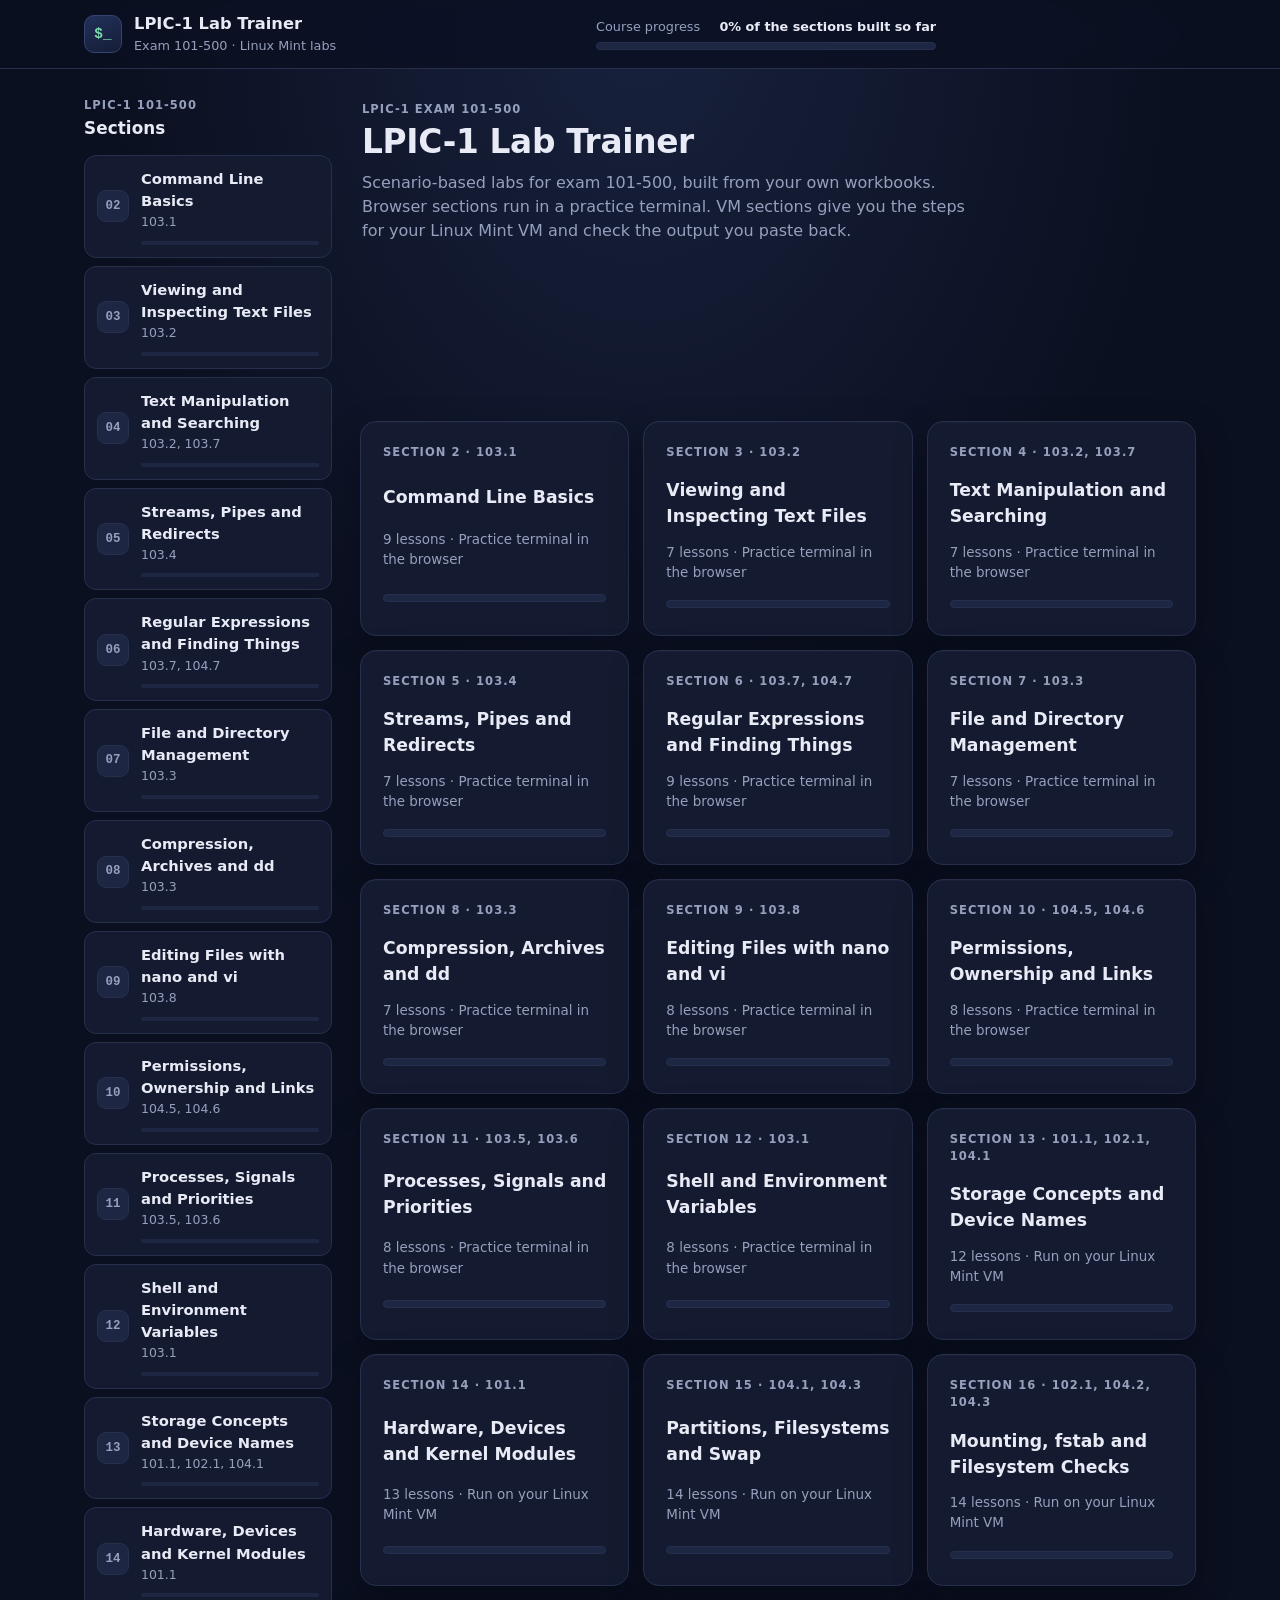
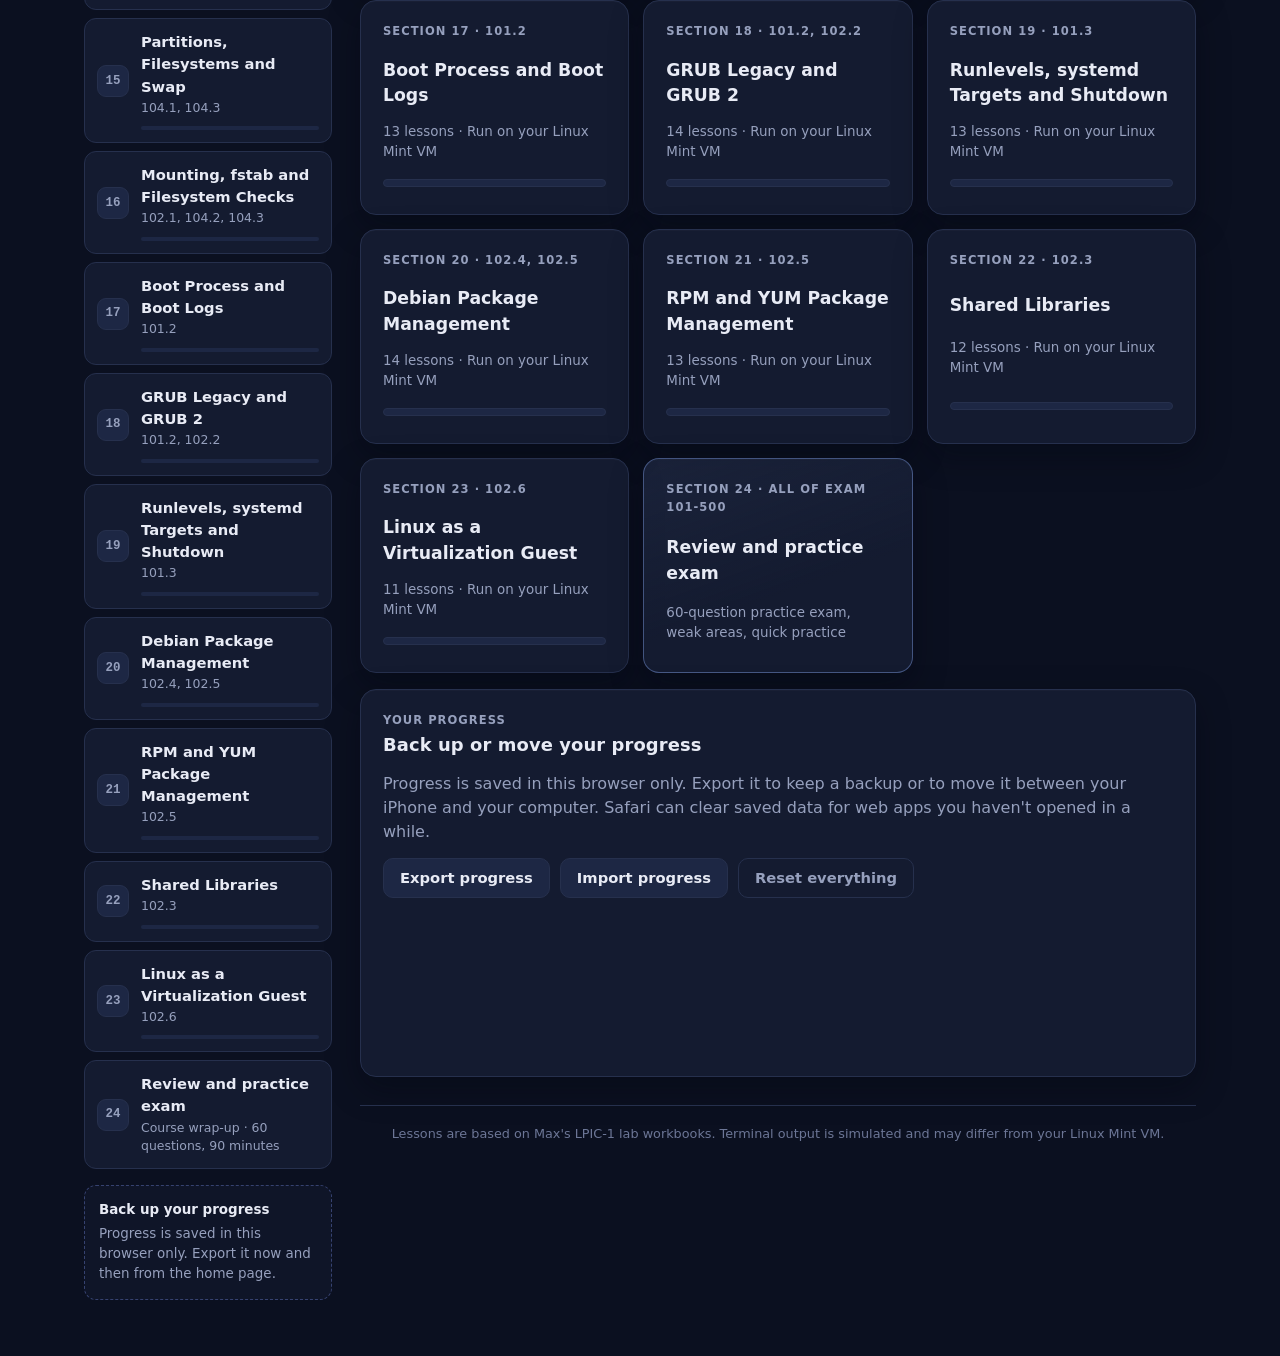
<file: index.html>
<!doctype html>
<html lang="en">
<head>
  <meta charset="utf-8">
  <meta name="viewport" content="width=device-width, initial-scale=1, viewport-fit=cover">
  <meta name="description" content="Interactive LPIC-1 labs for Linux learners.">
  <meta name="theme-color" content="#0b1020">
  <meta name="color-scheme" content="dark">
  <meta name="apple-mobile-web-app-capable" content="yes">
  <meta name="mobile-web-app-capable" content="yes">
  <meta name="apple-mobile-web-app-status-bar-style" content="black-translucent">
  <meta name="apple-mobile-web-app-title" content="LPIC Labs">
  <title>LPIC-1 Lab Trainer</title>
  <link rel="icon" href="data:image/svg+xml,%3Csvg xmlns='http://www.w3.org/2000/svg' viewBox='0 0 64 64'%3E%3Crect width='64' height='64' rx='14' fill='%230b1020'/%3E%3Ctext x='10' y='42' font-family='monospace' font-size='28' fill='%237fdcae'%3E$_%3C/text%3E%3C/svg%3E">
  <link rel="stylesheet" href="styles.css?v=15">
</head>
<body>
  <a class="skip-link" href="#view">Skip to content</a>

  <header class="topbar">
    <div class="topbar-inner">
      <a class="brand" href="#/" aria-label="LPIC-1 Lab Trainer, all sections">
        <span class="brand-mark" aria-hidden="true">$_</span>
        <span class="brand-text">
          <strong>LPIC-1 Lab Trainer</strong>
          <small>Exam 101-500 · Linux Mint labs</small>
        </span>
      </a>

      <div class="progress-summary">
        <div class="progress-meta">
          <span class="progress-title" id="progress-title">Course progress</span>
          <span id="progress-label">0%</span>
        </div>
        <div class="progress-track" role="progressbar" aria-label="Progress" aria-valuemin="0" aria-valuemax="100" aria-valuenow="0">
          <span id="progress-bar"></span>
        </div>
      </div>

      <button class="button button-ghost" id="reset-progress" type="button" hidden>
        <span aria-hidden="true" class="button-icon">↺</span>
        <span>Reset lesson</span>
      </button>
    </div>
  </header>

  <main class="app-shell">
    <aside class="lesson-nav" id="nav" aria-label="Course navigation"></aside>
    <div class="lesson-content" id="view" tabindex="-1">
      <noscript><p class="card">This trainer needs JavaScript turned on.</p></noscript>
    </div>
  </main>

  <!-- Engine, then data. Plain script tags so the app also works from file:// and offline. -->
  <script src="js/core.js?v=15"></script>
  <script src="js/hash.js?v=15"></script>
  <script src="js/shell.js?v=15"></script>
  <script src="js/commands-text.js?v=15"></script>
  <script src="js/commands-find.js?v=15"></script>
  <script src="js/commands-files.js?v=15"></script>
  <script src="js/commands-archive.js?v=15"></script>
  <script src="js/editor.js?v=15"></script>
  <script src="js/commands-perms.js?v=15"></script>
  <script src="js/commands-proc.js?v=15"></script>
  <script src="js/commands-env.js?v=15"></script>
  <script src="data/docs.js?v=15"></script>
  <script src="data/course.js?v=15"></script>
  <script src="data/section-02.js?v=15"></script>
  <script src="data/section-03.js?v=15"></script>
  <script src="data/section-04.js?v=15"></script>
  <script src="data/section-05.js?v=15"></script>
  <script src="data/section-06.js?v=15"></script>
  <script src="data/section-07.js?v=15"></script>
  <script src="data/section-08.js?v=15"></script>
  <script src="data/section-09.js?v=15"></script>
  <script src="data/section-10.js?v=15"></script>
  <script src="data/section-11.js?v=15"></script>
  <script src="data/section-12.js?v=15"></script>
  <script src="data/section-13.js?v=15"></script>
  <script src="data/section-14.js?v=15"></script>
  <script src="data/section-15.js?v=15"></script>
  <script src="data/section-16.js?v=15"></script>
  <script src="data/section-17.js?v=15"></script>
  <script src="data/section-18.js?v=15"></script>
  <script src="data/section-19.js?v=15"></script>
  <script src="data/section-20.js?v=15"></script>
  <script src="data/section-21.js?v=15"></script>
  <script src="data/section-22.js?v=15"></script>
  <script src="data/section-23.js?v=15"></script>
  <script src="js/review.js?v=15"></script>
  <script src="js/engine.js?v=15"></script>
</body>
</html>
</file>
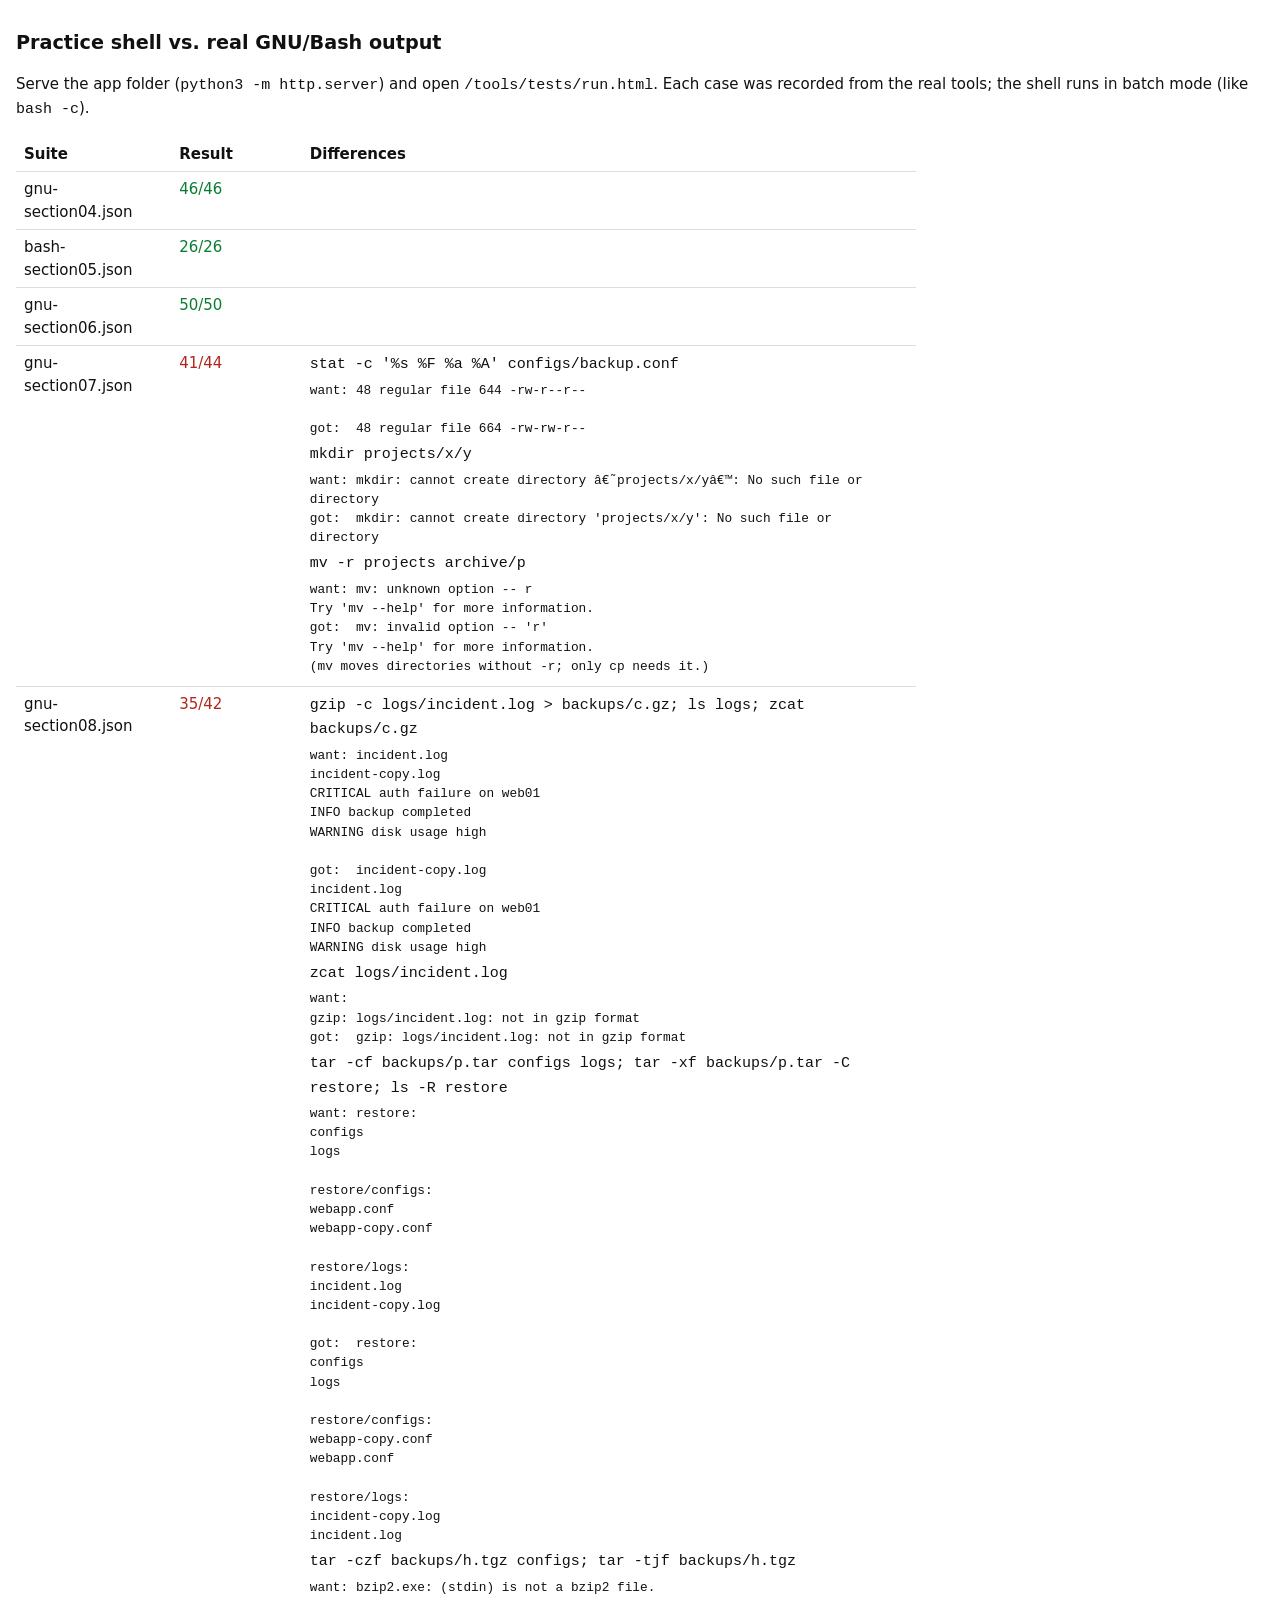
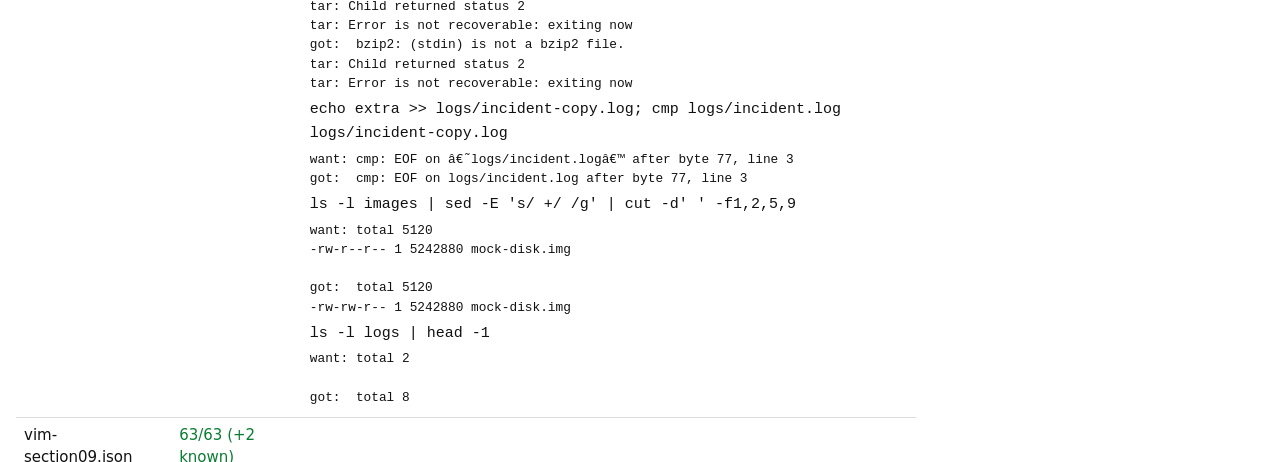
<file: tools/tests/run.html>
<!doctype html>
<html lang="en">
<head>
  <meta charset="utf-8">
  <meta name="viewport" content="width=device-width, initial-scale=1">
  <title>Shell Comparison Tests</title>
  <style>
    :root { color-scheme: light dark; --bg: #fff; --fg: #111; --ok: #0a7d32; --bad: #b3261e; --line: #ddd; }
    @media (prefers-color-scheme: dark) { :root:not([data-theme="light"]) { --bg: #0b1020; --fg: #e8ebf5; --ok: #6fd6a6; --bad: #ff9393; --line: #26304d; } }
    body { margin: 0; padding: 16px; background: var(--bg); color: var(--fg); font: 15px/1.5 system-ui, sans-serif; }
    h1 { font-size: 1.2rem; }
    table { border-collapse: collapse; width: 100%; max-width: 900px; }
    td, th { border-bottom: 1px solid var(--line); padding: 6px 8px; text-align: left; vertical-align: top; }
    .ok { color: var(--ok); } .bad { color: var(--bad); }
    pre { margin: 4px 0; white-space: pre-wrap; font-size: .8rem; }
  </style>
</head>
<body>
  <h1>Practice shell vs. real GNU/Bash output</h1>
  <p>Serve the app folder (<code>python3 -m http.server</code>) and open <code>/tools/tests/run.html</code>. Each case was recorded from the real tools; the shell runs in batch mode (like <code>bash -c</code>).</p>
  <table><thead><tr><th>Suite</th><th>Result</th><th>Differences</th></tr></thead><tbody id="rows"></tbody></table>
  <script src="../../js/core.js"></script>
  <script src="../../js/hash.js"></script>
  <script src="../../js/shell.js"></script>
  <script src="../../js/commands-text.js"></script>
  <script src="../../js/commands-find.js"></script>
  <script src="../../js/commands-files.js"></script>
  <script src="../../js/commands-archive.js"></script>
  <script src="../../js/editor.js"></script>
  <script src="../../js/commands-perms.js"></script>
  <script src="../../js/commands-proc.js"></script>
  <script src="../../js/commands-env.js"></script>
  <script src="../../data/docs.js"></script>
  <script>
    const F4 = { "~/w/patch-reboots.txt": "server3 10\nserver1 2\nserver2 30\nserver5 1\nserver4 12\n", "~/w/users-sample.txt": "root:x:0:0:root:/root:/bin/bash\nmax:x:1000:1000:Max:/home/max:/bin/bash\nsvcbackup:x:998:998:Backup Service:/srv/backup:/usr/sbin/nologin\nappuser:x:1001:1001:Application User:/opt/app:/bin/bash\n", "~/w/incident-log.txt": "Aug 19 08:01 server1 sshd: Failed password for invalid user admin\nAug 19 08:03 server1 sshd: Accepted password for max\nAug 19 08:05 server2 kernel: disk warning sda\nAug 19 08:07 server3 sshd: Failed password for root\nAug 19 08:09 server2 app: ERROR database timeout\n", "~/w/server-list.txt": "server1\nserver2\nserver3\nserver4\nserver5\n", "~/w/service-list.txt": "web\ndatabase\nnetwork\nbackup\nmonitoring\n" };
    // [file, cwd, files-or-null (null = use the file's own), shared shell across cases, compare stderr]
    const SUITES = [
      ["gnu-section04.json", "~/w", F4, true, false],
      ["bash-section05.json", "~/w", { "~/w/": null }, true, true],
      ["gnu-section06.json", "~/lab", null, false, true],
      ["gnu-section07.json", "~/lab", null, false, true],
      ["gnu-section08.json", "~/lab", null, false, true],
    ];
    const esc = (s) => String(s).replace(/[&<>]/g, (c) => ({ "&": "&amp;", "<": "&lt;", ">": "&gt;" }[c]));
    (async () => {
      for (const [name, cwd, givenFiles, shared, withErr] of SUITES) {
        const data = await (await fetch(name, { cache: "reload" })).json();
        const cases = data.cases || data;
        // Big zero-filled images are stored as {zeros: N} to keep the JSON small.
        const files = givenFiles || Object.fromEntries(Object.entries(data.files).map(([k, v]) => [k, v && v.zeros ? "\0".repeat(v.zeros) : v]));
        let sh = new LPIC.Shell({ batch: true, cwd, files });
        const bad = [];
        for (const e of cases) {
          if (!shared) sh = new LPIC.Shell({ batch: true, cwd, files });
          const r = sh.run(e.cmd);
          const out = r.out.filter((x) => x.cls !== "terminal-error" && x.cls !== "terminal-muted").map((x) => x.text).join("\n");
          const err = r.out.filter((x) => x.cls === "terminal-error").map((x) => x.text).join("\n");
          const wantErr = (e.err || "").replace(/\n$/, "").replace(/^\/usr\/bin\/bash: line \d+: /gm, "bash: ");
          if (out !== e.out.replace(/\n$/, "") || (withErr && err !== wantErr)) bad.push({ cmd: e.cmd, want: e.out + (withErr ? wantErr : ""), got: out + (withErr ? err : "") });
        }
        const tr = document.createElement("tr");
        tr.innerHTML = `<td>${esc(name)}</td><td class="${bad.length ? "bad" : "ok"}">${cases.length - bad.length}/${cases.length}</td><td>${bad.map((b) => `<div><code>${esc(b.cmd)}</code><pre>want: ${esc(b.want)}\ngot:  ${esc(b.got)}</pre></div>`).join("")}</td>`;
        document.querySelector("#rows").append(tr);
      }
      // vi: replay each keystroke script through the simulator and compare the file vim wrote.
      const vim = await (await fetch("vim-section09.json", { cache: "reload" })).json();
      const vbad = [];
      for (const c of vim.cases) {
        const vi = new LPIC.ViModel(c.start, { path: "t.txt", rows: 22 });
        vi.readFile = () => null; vi.writeFile = () => ({});
        for (const ch of c.keys) vi.key(ch === "\x1b" ? "Escape" : ch === "\n" ? "Enter" : ch);
        if (vi.mode !== "normal") vi.key("Escape");
        if (vi.text() !== c.result && !vim.known.includes(c.keys)) vbad.push({ cmd: JSON.stringify(c.keys), want: c.result, got: vi.text() });
      }
      const tr = document.createElement("tr");
      tr.innerHTML = `<td>vim-section09.json</td><td class="${vbad.length ? "bad" : "ok"}">${vim.cases.length - vim.known.length - vbad.length}/${vim.cases.length - vim.known.length} (+${vim.known.length} known)</td><td>${vbad.map((b) => `<div><code>${esc(b.cmd)}</code><pre>want: ${esc(b.want)}\ngot:  ${esc(b.got)}</pre></div>`).join("")}</td>`;
      document.querySelector("#rows").append(tr);
    })();
  </script>
</body>
</html>
</file>
<file: styles.css>
/* ==========================================================================
   LPIC-1 Lab Trainer
   Dark navy design system (matches the SLC Moon Tracker look)
   ========================================================================== */

:root {
  color-scheme: dark;

  /* Surfaces */
  --bg: #0b1020;
  --bg-glow: #18213d;
  --card: #141b30;
  --card-2: #1a2238;
  --hi: #1d2744;
  --line: #26304d;
  --line-strong: #364270;

  /* Text */
  --text: #e8ebf5;
  --muted: #96a0bd;
  --faint: #6c7696;

  /* Accent + status (restrained) */
  --accent: #8fb0ff;
  --accent-strong: #6d94f7;
  --accent-soft: rgba(143, 176, 255, .12);
  --accent-line: rgba(143, 176, 255, .38);

  --ok: #6fd6a6;
  --ok-soft: rgba(111, 214, 166, .1);
  --ok-line: rgba(111, 214, 166, .34);

  --warn: #f1c878;
  --warn-soft: rgba(241, 200, 120, .09);
  --warn-line: rgba(241, 200, 120, .3);

  --err: #ff9393;
  --err-soft: rgba(255, 147, 147, .09);
  --err-line: rgba(255, 147, 147, .32);

  /* Terminal */
  --term-bg: #070b16;
  --term-bar: #10172a;
  --term-text: #d6dcef;
  --term-prompt: #7fdcae;

  /* Shape + type */
  --radius: 16px;
  --radius-md: 12px;
  --radius-sm: 8px;
  --shadow: 0 1px 0 rgba(255, 255, 255, .02) inset, 0 12px 32px rgba(3, 6, 15, .35);
  --ring: 0 0 0 3px rgba(143, 176, 255, .45);
  --font: system-ui, -apple-system, "Segoe UI", Roboto, "Helvetica Neue", Arial, sans-serif;
  --mono: ui-monospace, "SF Mono", "Cascadia Code", "Cascadia Mono", Menlo, Consolas, "Liberation Mono", monospace;

  --lesson-progress: 0%;
}

* { box-sizing: border-box; }
[hidden] { display: none !important; }

html { scroll-behavior: smooth; -webkit-text-size-adjust: 100%; }

body {
  margin: 0;
  min-width: 320px;
  background: radial-gradient(ellipse at top, var(--bg-glow) 0%, var(--bg) 60%) fixed;
  background-color: var(--bg);
  color: var(--text);
  font: 16px/1.5 var(--font);
  -webkit-font-smoothing: antialiased;
}

h1, h2, h3 { margin: 0; line-height: 1.25; letter-spacing: .1px; }
p { margin: 0; }

code {
  font-family: var(--mono);
  font-size: .86em;
  padding: .1em .38em;
  border-radius: 6px;
  background: var(--hi);
  border: 1px solid var(--line);
  color: #cfd8f6;
  white-space: nowrap;
}

a { color: var(--accent); }

::selection { background: rgba(143, 176, 255, .3); }

:focus-visible { outline: none; box-shadow: var(--ring); }

.sr-only {
  position: absolute; width: 1px; height: 1px; padding: 0; margin: -1px;
  overflow: hidden; clip: rect(0, 0, 0, 0); white-space: nowrap; border: 0;
}

.skip-link {
  position: absolute; left: 16px; top: -60px; z-index: 100;
  padding: 10px 14px; border-radius: var(--radius-sm);
  background: var(--accent); color: #0b1020; font-weight: 600; text-decoration: none;
}
.skip-link:focus { top: 12px; }

.eyebrow {
  margin-bottom: 4px;
  color: var(--muted);
  font-size: .72rem;
  font-weight: 600;
  letter-spacing: .09em;
  text-transform: uppercase;
}

/* --------------------------------------------------------------------------
   Buttons + pills
   -------------------------------------------------------------------------- */

button { font: inherit; color: inherit; }

.button {
  display: inline-flex; align-items: center; justify-content: center; gap: 8px;
  min-height: 40px; padding: 8px 16px;
  border-radius: 10px; border: 1px solid var(--line);
  background: var(--hi); color: var(--text);
  font-weight: 550; font-size: .92rem; cursor: pointer; white-space: nowrap;
  transition: background-color .15s, border-color .15s, color .15s, transform .08s;
}
.button:hover { border-color: var(--muted); }
.button:active { transform: translateY(1px); }

.button-primary {
  background: var(--accent); border-color: var(--accent); color: #0b1020;
}
.button-primary:hover { background: #a9c2ff; border-color: #a9c2ff; }

.button-ghost { background: transparent; color: var(--muted); }
.button-ghost:hover { background: var(--hi); color: var(--text); border-color: var(--line-strong); }
.button-icon { font-size: 1.05rem; line-height: 1; }

.status-pill {
  display: inline-flex; align-items: center; gap: 6px;
  padding: 3px 10px; border-radius: 999px;
  border: 1px solid var(--line); background: var(--hi);
  color: var(--muted); font-size: .78rem; font-weight: 550; white-space: nowrap;
  font-variant-numeric: tabular-nums;
}
.pill-accent { color: var(--accent); border-color: var(--accent-line); background: var(--accent-soft); }

/* --------------------------------------------------------------------------
   Header
   -------------------------------------------------------------------------- */

.topbar {
  position: sticky; top: 0; z-index: 20;
  border-bottom: 1px solid var(--line);
  background: rgba(11, 16, 32, .82);
  -webkit-backdrop-filter: saturate(140%) blur(12px);
  backdrop-filter: saturate(140%) blur(12px);
}

.topbar-inner {
  display: grid;
  grid-template-columns: auto minmax(180px, 340px) auto;
  justify-content: space-between;
  align-items: center;
  gap: 24px;
  max-width: 1160px;
  margin: 0 auto;
  padding: 12px 24px;
  padding-left: max(24px, env(safe-area-inset-left));
  padding-right: max(24px, env(safe-area-inset-right));
}

.brand { display: flex; align-items: center; gap: 12px; min-width: 0; }
.brand-mark {
  display: grid; place-items: center; flex: none;
  width: 38px; height: 38px; border-radius: 10px;
  background: linear-gradient(160deg, #22305a, #151d36);
  border: 1px solid var(--line-strong);
  color: var(--term-prompt); font: 700 .9rem/1 var(--mono);
}
.brand-text { display: grid; min-width: 0; }
.brand-text strong { font-size: 1.02rem; font-weight: 650; }
.brand-text small { color: var(--muted); font-size: .8rem; white-space: nowrap; overflow: hidden; text-overflow: ellipsis; }

.progress-summary { display: grid; gap: 6px; width: 100%; }
.progress-meta { display: flex; justify-content: space-between; gap: 12px; font-size: .8rem; }
.progress-title { color: var(--muted); }
#progress-label { font-weight: 600; font-variant-numeric: tabular-nums; }

.progress-track {
  height: 8px; border-radius: 999px; overflow: hidden;
  background: var(--hi); border: 1px solid var(--line);
}
.progress-track span {
  display: block; height: 100%; width: 0;
  border-radius: inherit;
  background: linear-gradient(90deg, var(--accent-strong), var(--ok));
  transition: width .45s cubic-bezier(.2, .8, .2, 1);
}

/* --------------------------------------------------------------------------
   Layout
   -------------------------------------------------------------------------- */

.app-shell {
  display: grid;
  grid-template-columns: 248px minmax(0, 1fr);
  gap: 28px;
  max-width: 1160px;
  margin: 0 auto;
  padding: 28px 24px 56px;
  padding-left: max(24px, env(safe-area-inset-left));
  padding-right: max(24px, env(safe-area-inset-right));
}

.lesson-content { display: grid; grid-template-columns: minmax(0, 1fr); gap: 16px; min-width: 0; }

.card {
  background: var(--card);
  border: 1px solid var(--line);
  border-radius: var(--radius);
  padding: 22px;
  box-shadow: var(--shadow);
}

.section-heading {
  display: flex; justify-content: space-between; align-items: flex-start; gap: 12px;
  margin-bottom: 16px;
}
.section-heading h2 { font-size: 1.12rem; font-weight: 640; }

/* --------------------------------------------------------------------------
   Sidebar / lesson navigation
   -------------------------------------------------------------------------- */

.lesson-nav {
  position: sticky; top: 92px; align-self: start;
  display: grid; gap: 16px;
}
.nav-heading h2 { font-size: 1.05rem; font-weight: 640; }

.lesson-list { list-style: none; margin: 0; padding: 0; display: grid; gap: 8px; }

.lesson-link {
  display: flex; align-items: center; gap: 12px;
  padding: 12px; border-radius: var(--radius-md);
  border: 1px solid var(--line); background: var(--card);
  color: var(--text); text-decoration: none;
  transition: border-color .15s, background-color .15s;
}
a.lesson-link:hover { border-color: var(--line-strong); background: var(--card-2); }
.lesson-link.current {
  border-color: var(--accent-line);
  background: linear-gradient(180deg, rgba(143, 176, 255, .08), rgba(143, 176, 255, .03)), var(--card);
  box-shadow: inset 3px 0 0 var(--accent);
}

.lesson-number {
  display: grid; place-items: center; flex: none;
  width: 32px; height: 32px; border-radius: 9px;
  background: var(--hi); border: 1px solid var(--line);
  color: var(--muted); font: 600 .78rem/1 var(--mono);
}
.current .lesson-number { background: var(--accent-soft); border-color: var(--accent-line); color: var(--accent); }

.lesson-text { display: grid; gap: 1px; flex: 1; min-width: 0; }
.lesson-text strong { font-size: .92rem; font-weight: 600; }
.lesson-text small { color: var(--muted); font-size: .78rem; }

.lesson-meter {
  display: block; height: 4px; margin-top: 8px; border-radius: 999px;
  background: var(--hi); overflow: hidden;
}
.lesson-meter span {
  display: block; height: 100%; width: var(--lesson-progress);
  background: var(--accent); border-radius: inherit;
  transition: width .45s cubic-bezier(.2, .8, .2, 1);
}

.locked .lesson-link { opacity: .55; cursor: not-allowed; }
.lock {
  flex: none; width: 14px; height: 14px; position: relative; opacity: .8;
}
.lock::before {
  content: ""; position: absolute; left: 3px; top: 0; width: 8px; height: 7px;
  border: 1.5px solid var(--muted); border-bottom: 0; border-radius: 5px 5px 0 0;
}
.lock::after {
  content: ""; position: absolute; left: 1px; bottom: 0; width: 12px; height: 8px;
  border-radius: 2px; background: var(--muted);
}

.nav-note {
  padding: 14px; border-radius: var(--radius-md);
  border: 1px dashed var(--line-strong); background: rgba(20, 27, 48, .5);
  font-size: .84rem;
}
.nav-note strong { display: block; margin-bottom: 4px; font-size: .84rem; }
.nav-note p { color: var(--muted); }

/* --------------------------------------------------------------------------
   Hero
   -------------------------------------------------------------------------- */

.hero {
  display: flex; justify-content: space-between; align-items: flex-start; gap: 16px;
  padding: 4px 2px 6px;
}
.hero h1 { font-size: clamp(1.5rem, 1.1rem + 1.6vw, 2.05rem); font-weight: 680; letter-spacing: -.01em; }
.hero-copy { margin-top: 8px; max-width: 60ch; color: var(--muted); font-size: 1rem; }

.difficulty {
  display: inline-flex; align-items: center; gap: 8px; flex: none;
  padding: 5px 12px; border-radius: 999px;
  border: 1px solid var(--ok-line); background: var(--ok-soft);
  color: var(--ok); font-size: .8rem; font-weight: 600;
}
.difficulty span { width: 7px; height: 7px; border-radius: 50%; background: var(--ok); box-shadow: 0 0 0 3px rgba(111, 214, 166, .18); }

/* --------------------------------------------------------------------------
   Support ticket (mission)
   -------------------------------------------------------------------------- */

.ticket {
  position: relative; overflow: hidden;
  padding-left: 26px;
}
.ticket::before {
  content: ""; position: absolute; inset: 0 auto 0 0; width: 4px;
  background: linear-gradient(180deg, var(--accent), var(--accent-strong));
}

.ticket-header { display: flex; justify-content: space-between; align-items: flex-start; gap: 12px; }
.ticket-id { display: flex; align-items: center; gap: 12px; }
.ticket-id h2 { font-size: 1.12rem; font-weight: 640; }

.ticket-icon {
  position: relative; flex: none; width: 38px; height: 38px; border-radius: 10px;
  background: var(--accent-soft); border: 1px solid var(--accent-line);
}
.ticket-icon::before {          /* ticket stub */
  content: ""; position: absolute; left: 9px; top: 11px; width: 18px; height: 14px;
  border: 1.6px solid var(--accent); border-radius: 3px;
}
.ticket-icon::after {
  content: ""; position: absolute; left: 13px; top: 16px; width: 10px; height: 1.6px;
  background: var(--accent); box-shadow: 0 4px 0 var(--accent);
}

.ticket-meta {
  display: grid; grid-template-columns: repeat(3, minmax(0, 1fr)); gap: 1px;
  margin: 18px 0 16px; border-radius: var(--radius-md); overflow: hidden;
  background: var(--line); border: 1px solid var(--line);
}
.ticket-meta div { padding: 10px 12px; background: var(--card-2); min-width: 0; }
.ticket-meta dt { color: var(--faint); font-size: .7rem; font-weight: 600; letter-spacing: .08em; text-transform: uppercase; }
.ticket-meta dd { margin: 2px 0 0; font-size: .9rem; font-weight: 550; }

.ticket-body { color: #d3d8e8; }

/* --------------------------------------------------------------------------
   Callouts: info / explanation · hint · success · error
   -------------------------------------------------------------------------- */

.callout {
  display: flex; gap: 12px; align-items: flex-start;
  margin-top: 16px; padding: 12px 14px;
  border-radius: var(--radius-md); border: 1px solid var(--line);
  font-size: .9rem; color: #cdd3e6;
}
.callout strong { color: var(--text); }
.callout-icon {
  display: grid; place-items: center; flex: none;
  width: 22px; height: 22px; border-radius: 50%;
  font: 700 .78rem/1 Georgia, serif; font-style: italic;
}
.callout-info { background: var(--accent-soft); border-color: var(--accent-line); }
.callout-info .callout-icon { background: var(--accent); color: #0b1020; }

.feedback:empty { display: none; }
.feedback {
  display: flex; gap: 8px; align-items: flex-start;
  margin-top: 12px; padding: 10px 12px;
  border-radius: 10px; border: 1px solid transparent;
  font-size: .88rem;
}
.feedback::before { flex: none; font-weight: 700; line-height: 1.5; }
.feedback.correct { color: #c5f0dc; background: var(--ok-soft); border-color: var(--ok-line); }
.feedback.correct::before { content: "✓"; color: var(--ok); }
.feedback.incorrect { color: #ffd2d2; background: var(--err-soft); border-color: var(--err-line); }
.feedback.incorrect::before { content: "!"; color: var(--err); width: 1ch; text-align: center; }

/* --------------------------------------------------------------------------
   Workspace: tasks + terminal
   -------------------------------------------------------------------------- */

.workspace-grid {
  display: grid;
  grid-template-columns: minmax(0, 1fr) minmax(0, 1.15fr);
  gap: 16px;
  align-items: start;
}

.tasks-panel { display: block; }
.tasks-panel .section-heading { padding: 4px 2px 0; }

.task-list { list-style: none; margin: 0; padding: 0; display: grid; grid-template-columns: minmax(0, 1fr); gap: 10px; }
.task-detail, .task-detail > * { min-width: 0; }
.task-detail code, .task code { white-space: normal; overflow-wrap: anywhere; }

.task {
  border-radius: var(--radius-md);
  border: 1px solid var(--line);
  background: var(--card);
  transition: border-color .2s, background-color .2s, box-shadow .2s;
}
.task:hover { border-color: var(--line-strong); }

.task-toggle {
  display: grid; grid-template-columns: auto minmax(0, 1fr) auto auto;
  align-items: center; gap: 12px;
  width: 100%; padding: 12px 14px;
  border: 0; background: none; text-align: left; cursor: pointer;
  border-radius: var(--radius-md);
}
.task-title { display: grid; gap: 2px; min-width: 0; }
.task-title strong { font-size: .94rem; font-weight: 600; }
.task-title small { color: var(--muted); font-size: .8rem; }

.task-check {
  display: grid; place-items: center;
  width: 28px; height: 28px; border-radius: 50%;
  border: 1.5px solid var(--line-strong); color: var(--faint);
  font: 600 .78rem/1 var(--mono);
  transition: background-color .2s, border-color .2s, color .2s;
}

.task-state {
  font-size: .7rem; font-weight: 600; letter-spacing: .05em; text-transform: uppercase;
  color: var(--faint); white-space: nowrap;
}
.task-state:empty { display: none; }

.chevron {
  width: 8px; height: 8px; margin: 0 4px 4px 2px;
  border-right: 1.6px solid var(--muted); border-bottom: 1.6px solid var(--muted);
  transform: rotate(45deg); transition: transform .2s;
}
.task-toggle[aria-expanded="true"] .chevron { transform: rotate(225deg); margin-bottom: -2px; }

.task-detail {
  display: grid; gap: 12px;
  padding: 0 14px 14px 54px;
  color: #c9cfe2; font-size: .9rem;
}
.task-detail[hidden] { display: none; }

.command-chip {
  justify-self: start;
  display: inline-flex; align-items: center; gap: 6px;
  padding: 6px 12px; border-radius: 999px;
  border: 1px solid var(--line-strong); background: var(--hi);
  color: var(--muted); font-size: .82rem; cursor: pointer;
  transition: border-color .15s, color .15s, background-color .15s;
}
.command-chip code { background: none; border: 0; padding: 0; color: var(--term-prompt); }
.command-chip:hover { border-color: var(--accent-line); color: var(--text); background: var(--accent-soft); }

/* Task states */
.task.current {
  border-color: var(--accent-line);
  background: linear-gradient(180deg, rgba(143, 176, 255, .06), transparent 70%), var(--card);
}
.task.current .task-check { border-color: var(--accent); color: var(--accent); background: var(--accent-soft); }
.task.current .task-state { color: var(--accent); }

.task.completed { background: var(--card); border-color: var(--line); }
.task.completed .task-check {
  border-color: var(--ok); background: var(--ok); color: transparent; position: relative;
}
.task.completed .task-check::after {
  content: ""; position: absolute; left: 9px; top: 5px; width: 6px; height: 11px;
  border: solid #0b1020; border-width: 0 2px 2px 0; transform: rotate(45deg);
}
.task.completed .task-title strong { color: #c8cee0; }
.task.completed .task-state { color: var(--ok); }

.task.just-completed { animation: task-pop .7s ease; }
@keyframes task-pop {
  0% { box-shadow: 0 0 0 0 rgba(111, 214, 166, .45); }
  100% { box-shadow: 0 0 0 10px rgba(111, 214, 166, 0); }
}

/* Terminal */
.terminal-panel {
  position: sticky; top: 92px;
  display: flex; flex-direction: column;
  border-radius: var(--radius);
  border: 1px solid #2a3558;
  background: var(--term-bg);
  overflow: hidden;
  box-shadow: 0 18px 44px rgba(2, 4, 12, .55), 0 0 0 1px rgba(255, 255, 255, .02) inset;
}

.terminal-titlebar {
  display: grid; grid-template-columns: auto minmax(0, 1fr) auto; align-items: center; gap: 12px;
  padding: 9px 12px;
  background: var(--term-bar);
  border-bottom: 1px solid #222c4a;
}
.window-dots { display: flex; gap: 6px; }
.window-dots span { width: 11px; height: 11px; border-radius: 50%; background: #3a4566; }
.window-dots span:nth-child(1) { background: #ff6b6b; opacity: .85; }
.window-dots span:nth-child(2) { background: #f5c25b; opacity: .85; }
.window-dots span:nth-child(3) { background: #5ccf8e; opacity: .85; }
.terminal-title {
  text-align: center; color: var(--faint); font: .76rem/1.3 var(--mono);
  white-space: nowrap; overflow: hidden; text-overflow: ellipsis;
}
#clear-terminal {
  padding: 3px 10px; border-radius: 7px;
  border: 1px solid #2a3558; background: transparent;
  color: var(--muted); font-size: .76rem; cursor: pointer;
}
#clear-terminal:hover { color: var(--text); border-color: var(--line-strong); background: #172038; }

.terminal {
  height: 340px; overflow-y: auto; overscroll-behavior: contain;
  padding: 14px 16px;
  color: var(--term-text);
  font: .84rem/1.6 var(--mono);
  scrollbar-width: thin; scrollbar-color: #2a3558 transparent;
}
.terminal p { margin: 0 0 2px; white-space: pre-wrap; word-break: break-word; }
.terminal-command { color: var(--term-prompt); }
.terminal p.terminal-command { margin-top: 8px; }
.terminal p.terminal-command:first-child { margin-top: 0; }
.terminal-muted { color: #737e9f; }
.terminal-muted .terminal-command { color: var(--term-prompt); }
.terminal-error { color: var(--err); }

.terminal-input-row {
  display: flex; flex-wrap: wrap; align-items: center; gap: 4px 8px;
  padding: 10px 10px 10px 16px;
  border-top: 1px solid #1c2541;
  background: #0a0f1d;
}
/* The prompt shows the live cwd and can get long: let it shrink with an
   ellipsis, and never let it squeeze the input below a usable width. */
.prompt {
  flex: 0 1 auto; min-width: 0; max-width: 100%;
  overflow: hidden; text-overflow: ellipsis;
  color: var(--term-prompt); font: 600 .84rem/1.3 var(--mono); white-space: nowrap;
}
#terminal-input {
  flex: 1 1 14ch; min-width: 14ch;
  padding: 8px 4px; border: 0; background: transparent;
  color: var(--text); caret-color: var(--term-prompt);
  font: 16px/1.2 var(--mono); /* 16px keeps iOS from zooming */
}
#terminal-input:focus { outline: none; box-shadow: none; }
.terminal-input-row:focus-within { background: #0c1324; }
.terminal-input-row button {
  flex: none; padding: 7px 12px; border-radius: 8px;
  border: 1px solid #2f3b62; background: #18213b;
  color: var(--text); font-size: .82rem; font-weight: 600; cursor: pointer;
}
.terminal-input-row button:hover { background: #202b4b; border-color: var(--accent-line); }

/* --------------------------------------------------------------------------
   Knowledge check
   -------------------------------------------------------------------------- */

.quiz-grid { display: grid; grid-template-columns: repeat(2, minmax(0, 1fr)); gap: 14px; }

.question {
  margin: 0; padding: 16px; min-width: 0;
  border: 1px solid var(--line); border-radius: var(--radius-md);
  background: var(--card-2);
  display: grid; gap: 8px; align-content: start;
}
.question legend {
  float: left; width: 100%; padding: 0; margin-bottom: 6px;
  font-size: .94rem; font-weight: 600;
}
.question label {
  display: flex; align-items: center; gap: 12px;
  padding: 10px 12px; border-radius: 10px;
  border: 1px solid var(--line); background: var(--card);
  cursor: pointer; transition: border-color .15s, background-color .15s;
}
.question label:hover { border-color: var(--line-strong); background: #172039; }
.question label > span { display: flex; align-items: baseline; gap: 10px; }
.question label small { color: var(--muted); font-size: .84rem; }

.question input[type="radio"] {
  appearance: none; -webkit-appearance: none; flex: none; margin: 0;
  width: 18px; height: 18px; border-radius: 50%;
  border: 1.5px solid var(--line-strong); background: var(--bg);
  display: grid; place-items: center; cursor: pointer;
}
.question input[type="radio"]::after {
  content: ""; width: 8px; height: 8px; border-radius: 50%;
  background: var(--accent); transform: scale(0); transition: transform .12s;
}
.question input[type="radio"]:checked { border-color: var(--accent); }
.question input[type="radio"]:checked::after { transform: scale(1); }
.question label:has(input:checked) { border-color: var(--accent-line); background: var(--accent-soft); }
.question label:has(input:focus-visible) { box-shadow: var(--ring); }
.question input:focus-visible { box-shadow: none; }

.question:has(.feedback.correct) label:has(input:checked) { border-color: var(--ok-line); background: var(--ok-soft); }
.question:has(.feedback.correct) input:checked { border-color: var(--ok); }
.question:has(.feedback.correct) input:checked::after { background: var(--ok); }
.question:has(.feedback.incorrect) label:has(input:checked) { border-color: var(--err-line); background: var(--err-soft); }
.question:has(.feedback.incorrect) input:checked { border-color: var(--err); }
.question:has(.feedback.incorrect) input:checked::after { background: var(--err); }
.question .feedback { margin-top: 4px; }

/* --------------------------------------------------------------------------
   Final challenge
   -------------------------------------------------------------------------- */

.final-challenge {
  display: grid; grid-template-columns: minmax(0, 1.5fr) minmax(220px, 1fr); gap: 20px; align-items: start;
}
.final-challenge .section-heading { margin-bottom: 10px; }
.challenge-copy > p { color: #cdd3e6; }

.challenge-form { display: flex; gap: 10px; margin-top: 16px; }
.challenge-input-wrap {
  flex: 1; min-width: 0;
  display: flex; align-items: center; gap: 8px;
  padding: 0 12px; border-radius: 10px;
  border: 1px solid var(--line-strong); background: var(--term-bg);
  transition: border-color .15s, box-shadow .15s;
}
.challenge-input-wrap:hover { border-color: #46548a; }
.challenge-input-wrap:focus-within { border-color: var(--accent); box-shadow: var(--ring); }
.challenge-input-wrap span { color: var(--term-prompt); font: 600 .9rem/1 var(--mono); }
#challenge-input {
  flex: 1; min-width: 0; height: 42px; border: 0; background: transparent;
  color: var(--text); font: 16px/1.2 var(--mono);
}
#challenge-input::placeholder { color: var(--faint); }
#challenge-input:focus { outline: none; box-shadow: none; }

.memory-card {
  display: grid; gap: 6px;
  padding: 16px; border-radius: var(--radius-md);
  background: var(--warn-soft); border: 1px solid var(--warn-line);
  font-size: .88rem; color: #e9dfc8;
}
.memory-card strong { color: var(--warn); font-size: .88rem; }
.memory-icon {
  display: grid; place-items: center; width: 26px; height: 26px; border-radius: 8px;
  background: rgba(241, 200, 120, .16); color: var(--warn); font-size: .85rem;
}
.memory-card code { background: rgba(241, 200, 120, .1); border-color: var(--warn-line); color: #f6dfae; }

/* --------------------------------------------------------------------------
   Completion
   -------------------------------------------------------------------------- */

.completion-card {
  display: grid; grid-template-columns: auto minmax(0, 1fr) auto; align-items: center; gap: 18px;
  padding: 22px; border-radius: var(--radius);
  border: 1px solid var(--ok-line);
  background: linear-gradient(135deg, rgba(111, 214, 166, .12), rgba(111, 214, 166, .03)), var(--card);
  animation: rise-in .4s ease;
}
.completion-card[hidden] { display: none; }
.completion-card .eyebrow { color: var(--ok); }
.completion-card h2 { font-size: 1.1rem; font-weight: 640; }
.completion-card p:not(.eyebrow) { margin-top: 4px; color: #cdd3e6; font-size: .9rem; }
.completion-icon {
  display: grid; place-items: center; width: 46px; height: 46px; border-radius: 50%;
  background: var(--ok); color: #0b1020; font-size: 1.3rem; font-weight: 800;
  box-shadow: 0 0 0 6px rgba(111, 214, 166, .15);
}
@keyframes rise-in { from { opacity: 0; transform: translateY(6px); } to { opacity: 1; transform: none; } }

/* --------------------------------------------------------------------------
   Footer
   -------------------------------------------------------------------------- */

.lesson-footer {
  display: grid; gap: 2px; margin-top: 12px; padding-top: 18px;
  border-top: 1px solid var(--line);
  color: var(--faint); font-size: .8rem; text-align: center;
}
.lesson-footer strong { color: var(--muted); font-weight: 600; }

/* --------------------------------------------------------------------------
   Responsive
   -------------------------------------------------------------------------- */

@media (max-width: 1080px) {
  .workspace-grid { grid-template-columns: minmax(0, 1fr); }
  .terminal-panel { position: relative; top: auto; }
}

@media (max-width: 860px) {
  .topbar { position: relative; }
  .topbar-inner {
    grid-template-columns: minmax(0, 1fr) auto;
    gap: 12px 16px;
    padding-top: 12px; padding-bottom: 12px;
  }
  .progress-summary { grid-column: 1 / -1; grid-row: 2; }

  .app-shell { grid-template-columns: minmax(0, 1fr); gap: 20px; padding-top: 18px; }

  /* Sidebar becomes a horizontal card nav */
  .lesson-nav { position: static; gap: 10px; }
  .nav-heading { display: flex; align-items: baseline; gap: 10px; }
  .nav-heading .eyebrow { order: 2; margin: 0; }
  .lesson-list {
    grid-auto-flow: column; grid-auto-columns: 250px;
    overflow-x: auto; scroll-snap-type: x mandatory;
    margin: 0 -24px; padding: 2px 24px 6px; scroll-padding-inline: 24px;
    scrollbar-width: none;
  }
  .lesson-list::-webkit-scrollbar { display: none; }
  .lesson-list li { scroll-snap-align: start; }
  .nav-note { display: none; }
}

@media (max-width: 600px) {
  body { font-size: 15px; }
  .topbar-inner { padding-left: max(16px, env(safe-area-inset-left)); padding-right: max(16px, env(safe-area-inset-right)); }
  .app-shell { padding: 16px max(16px, env(safe-area-inset-right)) 40px max(16px, env(safe-area-inset-left)); }
  .lesson-list { margin: 0 -16px; padding: 2px 16px 6px; scroll-padding-inline: 16px; grid-auto-columns: 240px; }

  .brand-mark { width: 34px; height: 34px; }
  .brand-text strong { font-size: .96rem; }
  #reset-progress { padding: 6px 10px; min-height: 36px; }
  #reset-progress span:last-child { font-size: .84rem; }

  .card { padding: 18px 16px; }
  .ticket { padding-left: 20px; }
  .hero { flex-direction: column-reverse; gap: 10px; }

  .ticket-meta { grid-template-columns: minmax(0, 1fr); }
  .ticket-meta div { display: flex; justify-content: space-between; align-items: baseline; gap: 12px; padding: 8px 12px; }
  .ticket-meta dd { margin: 0; text-align: right; }

  .task-toggle { padding: 12px; gap: 10px; }
  .task-detail { padding: 0 12px 14px 12px; }
  .task-state { display: none; }
  .task.current .task-state { display: inline; }

  .terminal { height: 280px; font-size: .8rem; padding: 12px; }
  .terminal-input-row { padding-left: 12px; }
  .prompt { font-size: .78rem; }
  .terminal-title { font-size: .7rem; }

  .quiz-grid { grid-template-columns: minmax(0, 1fr); }
  .question { padding: 14px; }

  .final-challenge { grid-template-columns: minmax(0, 1fr); }
  .challenge-form { flex-direction: column; }
  .challenge-form .button { width: 100%; min-height: 44px; }

  .completion-card { grid-template-columns: auto minmax(0, 1fr); }
  .completion-card .button { grid-column: 1 / -1; width: 100%; }
}

@media (max-width: 380px) {
  .prompt { font-size: 0; }
  .prompt::before { content: "$"; font-size: .9rem; }
  .brand-text small { display: none; }
}

@media (prefers-reduced-motion: reduce) {
  *, *::before, *::after { animation: none !important; transition: none !important; scroll-behavior: auto !important; }
}

/* ==========================================================================
   v2 engine: home, sections, VM lessons, pager, review
   ========================================================================== */

.brand { color: inherit; text-decoration: none; }
.muted { color: var(--muted); }
.prose { display: grid; gap: 10px; color: #cdd3e6; }
.button-row { display: flex; flex-wrap: wrap; gap: 10px; margin-top: 14px; }
.button-row + .feedback, .card > .feedback { margin-top: 12px; }
label.button { cursor: pointer; }
.pill-ok { color: var(--ok); border-color: var(--ok-line); background: var(--ok-soft); }
.callout-warn { background: var(--warn-soft); border-color: var(--warn-line); margin-top: 0; }
.callout-warn .callout-icon { background: var(--warn); color: #0b1020; font-style: normal; font-family: var(--font); }
.memory-card.wide { grid-template-columns: auto 1fr; align-items: center; }
.memory-card.wide p { grid-column: 1 / -1; }
.nav-back { text-decoration: none; display: inline-block; margin-bottom: 4px; }
.nav-back:hover { color: var(--text); }

/* Home */
.resume { justify-self: start; }
.section-grid { display: grid; grid-template-columns: repeat(auto-fill, minmax(260px, 1fr)); gap: 14px; }
.section-card { display: grid; gap: 8px; color: var(--text); text-decoration: none; transition: border-color .15s, background-color .15s; }
.section-card:hover { border-color: var(--accent-line); background: var(--card-2); }
.section-card strong { font-size: 1.08rem; font-weight: 640; }
.section-card-meta { color: var(--muted); font-size: .84rem; }
.section-card .progress-track { margin-top: 4px; }
.section-card .progress-track span { display: block; height: 100%; border-radius: inherit; background: linear-gradient(90deg, var(--accent-strong), var(--ok)); }

/* Section page */
.command-cloud { display: flex; flex-wrap: wrap; gap: 6px; }
.lesson-cards { list-style: none; margin: 0; padding: 0; display: grid; gap: 8px; }
.lesson-cards a {
  display: grid; grid-template-columns: auto minmax(0, 1fr) auto; gap: 12px; align-items: center;
  padding: 10px 12px; border-radius: var(--radius-md); border: 1px solid var(--line); background: var(--card-2);
  color: var(--text); text-decoration: none;
}
.lesson-cards a:hover { border-color: var(--accent-line); }
.lesson-cards strong { display: block; font-weight: 600; font-size: .94rem; }
.lesson-cards small { color: var(--muted); font-size: .8rem; }
.lesson-cards .pct { color: var(--muted); font-size: .8rem; font-variant-numeric: tabular-nums; }
.lesson-cards .lesson-number { min-width: 40px; }

/* VM steps */
.vm-steps { list-style: none; margin: 0; padding: 0; display: grid; gap: 10px; }
.vm-step { display: grid; grid-template-columns: auto minmax(0, 1fr); gap: 12px; align-items: start; }
.vm-step-body { display: grid; gap: 6px; min-width: 0; }
.vm-step-body p { color: #cdd3e6; }
.vm-step.done .vm-step-body { opacity: .6; }
.step-check { position: relative; display: grid; place-items: center; width: 28px; height: 28px; margin-top: 4px; cursor: pointer; }
.step-check input {
  appearance: none; -webkit-appearance: none; margin: 0; width: 24px; height: 24px; border-radius: 7px;
  border: 1.5px solid var(--line-strong); background: var(--card-2); cursor: pointer;
}
.step-check input:checked { background: var(--ok); border-color: var(--ok); }
.step-check input:checked::after { content: "\2713"; display: grid; place-items: center; height: 100%; color: #0b1020; font-weight: 800; font-size: .8rem; }
.step-check input:focus-visible { box-shadow: var(--ring); outline: none; }
.cmd-block {
  display: flex; align-items: flex-start; gap: 8px; min-width: 0;
  padding: 10px 10px 10px 12px; border-radius: var(--radius-sm);
  background: var(--term-bg); border: 1px solid #2a3558;
}
.cmd-block code {
  flex: 1; min-width: 0; background: none; border: 0; padding: 0;
  color: var(--term-text); font: .82rem/1.55 var(--mono); white-space: pre-wrap; word-break: break-word;
}
.copy-btn {
  flex: none; padding: 4px 10px; min-height: 30px; border-radius: 7px; border: 1px solid var(--line);
  background: var(--hi); color: var(--muted); font-size: .76rem; cursor: pointer;
}
.copy-btn:hover { color: var(--text); border-color: var(--accent-line); }
.ticket-meta.two { grid-template-columns: minmax(0, 1fr) minmax(0, 1fr); }
.ticket-meta.two dd { font-weight: 450; }

/* Paste check */
.paste-label { display: block; margin: 14px 0 8px; color: #cdd3e6; font-size: .9rem; }
.paste-box {
  width: 100%; box-sizing: border-box; resize: vertical; min-height: 120px;
  padding: 10px 12px; border-radius: var(--radius-sm); border: 1px solid var(--line-strong);
  background: var(--term-bg); color: var(--term-text); font: .8rem/1.5 var(--mono);
}
.paste-box:focus { outline: none; border-color: var(--accent); box-shadow: var(--ring); }
.check-list { list-style: none; margin: 12px 0 0; padding: 0; display: grid; gap: 4px; font-size: .9rem; }
.check-list:empty { display: none; }
.check-list .ok { color: #c5f0dc; }
.check-list .bad { color: #ffd2d2; }

/* Previous / next lesson */
.pager-nav { display: flex; justify-content: space-between; gap: 10px; flex-wrap: wrap; }
.pager-nav .button { white-space: normal; text-align: left; }
.pager-nav .button:last-child:not(:first-child) { margin-left: auto; text-align: right; }

/* Terminal extras */
.terminal-panel { position: relative; }
.key-row { display: flex; gap: 6px; padding: 8px 12px 10px; border-top: 1px solid #1a2340; background: var(--term-bar); }
.key-row button {
  min-width: 38px; min-height: 34px; padding: 4px 8px; border-radius: 7px; border: 1px solid #2a3558;
  background: #141c33; color: var(--term-text); font: 600 .84rem/1 var(--mono); cursor: pointer;
}
.key-row button:hover { border-color: var(--accent-line); }

/* man / info / less pager */
.pager {
  position: absolute; inset: 0; z-index: 5; display: flex; flex-direction: column;
  background: var(--term-bg); outline: none;
}
.pager[hidden] { display: none; }
.pager-title { padding: 8px 14px; background: var(--term-bar); border-bottom: 1px solid #1a2340; color: var(--muted); font: 600 .76rem/1.4 var(--mono); }
.pager-body {
  flex: 1; overflow: auto; overscroll-behavior: contain; padding: 10px 14px;
  color: var(--term-text); font: .8rem/1.5 var(--mono); white-space: pre;
}
.pager-line { min-height: 1.5em; }
.pager-line.hit { background: rgba(241, 200, 120, .16); color: #f6dfae; }
.pager-status { padding: 4px 14px; background: #e8ebf5; color: #0b1020; font: 600 .74rem/1.6 var(--mono); white-space: nowrap; overflow: hidden; text-overflow: ellipsis; }
.pager-search { display: flex; align-items: center; gap: 6px; padding: 6px 12px; background: var(--term-bar); font-family: var(--mono); color: var(--term-prompt); }
.pager-search[hidden] { display: none; }
.pager-search input { flex: 1; min-width: 0; background: transparent; border: 0; color: var(--term-text); font: .9rem var(--mono); outline: none; }
.pager-search button, .pager-keys button {
  min-height: 34px; padding: 4px 10px; border-radius: 7px; border: 1px solid #2a3558;
  background: #141c33; color: var(--term-text); font: 600 .82rem/1 var(--mono); cursor: pointer;
}
.pager-keys { display: flex; flex-wrap: wrap; gap: 6px; padding: 8px 12px 10px; background: var(--term-bar); border-top: 1px solid #1a2340; }

/* Classify challenge */
.classify { display: grid; gap: 8px; margin-top: 14px; }
.classify-row { display: flex; align-items: center; justify-content: space-between; gap: 12px; padding: 8px 10px; border-radius: var(--radius-sm); border: 1px solid var(--line); background: var(--card-2); }
.classify-row.right { border-color: var(--ok-line); background: var(--ok-soft); }
.classify-row.wrong { border-color: var(--err-line); background: var(--err-soft); }
.classify-options { display: flex; gap: 6px; }
.classify-options button { min-height: 34px; padding: 4px 12px; border-radius: 8px; border: 1px solid var(--line); background: var(--hi); color: var(--muted); cursor: pointer; font-size: .86rem; }
.classify-options button[aria-checked="true"] { color: var(--text); border-color: var(--accent); background: var(--accent-soft); }
.classify .button { justify-self: start; margin-top: 6px; }

/* Review */
.quiz-grid.one { grid-template-columns: minmax(0, 1fr); }
.trap-list { margin: 0; padding-left: 20px; display: grid; gap: 6px; color: #cdd3e6; }
.check-items { list-style: none; margin: 12px 0; padding: 0; display: grid; gap: 8px; }
.check-items li label { display: grid; grid-template-columns: auto minmax(0, 1fr); gap: 10px; align-items: start; cursor: pointer; padding: 8px 10px; border-radius: var(--radius-sm); border: 1px solid var(--line); background: var(--card-2); color: #cdd3e6; }
.check-items li.done label { border-color: var(--ok-line); background: var(--ok-soft); }
.check-items input { width: 18px; height: 18px; margin-top: 2px; accent-color: var(--ok); }
.qa-list { display: grid; gap: 8px; margin-top: 12px; }
.qa { border: 1px solid var(--line); border-radius: var(--radius-sm); background: var(--card-2); }
.qa summary { cursor: pointer; padding: 10px 12px; color: var(--text); font-weight: 550; }
.qa[open] summary { border-bottom: 1px solid var(--line); }
.qa > div { padding: 10px 12px; color: #cdd3e6; }

@media (max-width: 600px) {
  .ticket-meta.two { grid-template-columns: minmax(0, 1fr); }
  .ticket-meta.two div { display: grid; }
  .ticket-meta.two dd { text-align: left; }
  .pager-body { font-size: .72rem; }
  .classify-row { flex-direction: column; align-items: flex-start; }
  .pager-nav .button { width: 100%; text-align: center !important; margin-left: 0 !important; }
}

/* tail -f follow bar */
.follow-bar { display: flex; align-items: center; justify-content: space-between; gap: 10px; padding: 8px 12px; background: var(--warn-soft); border-top: 1px solid var(--warn-line); color: #e9dfc8; font-size: .8rem; }
.follow-bar[hidden] { display: none; }
.follow-bar .ctrl-c { flex: none; min-height: 32px; padding: 4px 12px; border-radius: 7px; border: 1px solid var(--warn-line); background: rgba(241, 200, 120, .14); color: var(--warn); font: 700 .82rem/1 var(--mono); cursor: pointer; }

/* vi and nano editors (Section 9) */
.editor { position: absolute; inset: 0; z-index: 6; display: flex; flex-direction: column; background: var(--term-bg); color: var(--term-text); font: .82rem/1.45 var(--mono); }
.vi-screen { flex: 1; overflow: hidden; padding: 8px 12px 0; cursor: text; }
.vi-line { white-space: pre; min-height: 1.45em; overflow: hidden; text-overflow: clip; }
.vi-line.tilde { color: #5a6aa8; }
.vi-num { color: #f1c878; }
.vi-cursor { background: var(--term-text); color: var(--term-bg); }
.vi-cursor.ins { background: transparent; color: inherit; box-shadow: inset 2px 0 0 var(--term-prompt); }
.vi-status { display: flex; justify-content: space-between; gap: 12px; padding: 4px 12px 6px; white-space: pre; overflow: hidden; }
.vi-err { color: #fff; background: #b3261e; padding: 0 4px; }
.vi-input { position: absolute; left: -9999px; top: 0; width: 1px; height: 1px; opacity: 0; }
.vi-keys, .nano-keys { display: flex; flex-wrap: wrap; gap: 6px; padding: 8px 12px 10px; background: var(--term-bar); border-top: 1px solid #1a2340; }
.vi-keys button, .nano-keys button { min-height: 34px; min-width: 38px; padding: 4px 9px; border-radius: 7px; border: 1px solid #2a3558; background: #141c33; color: var(--term-text); font: 600 .8rem/1 var(--mono); cursor: pointer; }
.vi-keys button.on { background: var(--accent-soft); border-color: var(--accent); color: var(--accent); }
.nano-head { display: flex; justify-content: space-between; gap: 12px; padding: 4px 12px; background: #e8ebf5; color: #0b1020; font-weight: 600; }
.nano-area { flex: 1; resize: none; border: 0; outline: none; padding: 8px 12px; background: transparent; color: inherit; font: inherit; }
.nano-msg { min-height: 1.45em; text-align: center; color: #0b1020; }
.nano-msg:not(:empty) { background: #e8ebf5; margin: 0 auto 2px; padding: 0 8px; }
.nano-prompt { display: flex; gap: 6px; padding: 2px 12px; background: #e8ebf5; color: #0b1020; }
.nano-prompt[hidden] { display: none; }
.nano-prompt input { flex: 1; border: 0; outline: none; background: transparent; font: inherit; color: inherit; }
.nano-keys b { color: var(--term-prompt); }
@media (max-width: 600px) { .editor { font-size: .74rem; } }

/* top, watch, tmux and screen (Section 11) */
.screenapp .vi-screen { overflow-x: auto; overflow-y: hidden; -webkit-overflow-scrolling: touch; }
.screenapp .vi-line { min-height: 1.45em; overflow: visible; width: max-content; min-width: 100%; }
@media (max-width: 600px) { .screenapp { font-size: .68rem; } }
.sa-hdr { background: var(--term-text); color: var(--term-bg); display: inline-block; min-width: 100%; }
.sa-hl { background: #f1c878; color: #0b1020; }
.sa-prompt { color: var(--term-prompt); }
.sa-split { display: flex; justify-content: space-between; gap: 16px; }
.watch-diff { background: var(--term-text); color: var(--term-bg); }
.sa-note { margin: 0; padding: 6px 12px; border-top: 1px solid #1a2340; color: #9aa6c8; font: .74rem/1.3 var(--mono); white-space: pre; overflow-x: auto; }
.sa-note[hidden] { display: none; }
.mux-row { flex-wrap: wrap; background: #0d1426; border-top: 1px solid var(--accent-line); }
.mux-row[hidden] { display: none; }
.mux-row button { border-color: var(--accent-line); color: var(--accent); }

/* --------------------------------------------------------------------------
   Section 24: review area, practice exam, quick practice (js/review.js)
   -------------------------------------------------------------------------- */

.prep-card { border-color: var(--accent-line); background: linear-gradient(160deg, var(--accent-soft), var(--card) 60%); }
.hero h1 .hero-sub { display: block; margin-top: 4px; color: var(--muted); font-size: .95rem; font-weight: 500; letter-spacing: 0; }
.button[disabled] { opacity: .45; cursor: default; transform: none; }

.exam-bar { display: flex; align-items: center; gap: 12px; flex-wrap: wrap; padding: 10px 14px; margin-bottom: 14px; }
.exam-pos { color: var(--muted); font-size: .9rem; }
.exam-pos strong { color: var(--text); font-variant-numeric: tabular-nums; }
.exam-clock { margin-left: auto; font: 600 .95rem/1 var(--mono); font-variant-numeric: tabular-nums; color: var(--text); }
.exam-clock.low { color: var(--warn); }
.exam-flag { min-height: 34px; padding: 4px 12px; }
.exam-flag.on { color: var(--warn); border-color: var(--warn-line); background: var(--warn-soft); }
.exam-q { margin: 0; }
.exam-q legend, .exam-fill-prompt { font-size: 1.02rem; line-height: 1.5; }
.exam-fill-prompt { margin: 0 0 12px; font-weight: 550; }
.exam-q .challenge-input-wrap input { min-width: 0; flex: 1; }
.exam-nav { margin-top: 16px; }
.exam-note { margin-top: 14px; font-size: .85rem; }

.exam-map { margin-top: 16px; padding: 12px 14px; }
.exam-map summary { cursor: pointer; color: var(--text); font-weight: 550; }
.map-grid { display: grid; grid-template-columns: repeat(auto-fill, minmax(42px, 1fr)); gap: 6px; margin-top: 12px; }
.map-grid button {
  min-height: 38px; border-radius: 8px; border: 1px solid var(--line); background: var(--card-2);
  color: var(--muted); font-size: .85rem; font-variant-numeric: tabular-nums; cursor: pointer; position: relative;
}
.map-grid button.answered { background: var(--accent-soft); border-color: var(--accent-line); color: var(--text); }
.map-grid button.flagged::after { content: "⚑"; position: absolute; top: 1px; right: 3px; font-size: .62rem; color: var(--warn); }
.map-grid button.current { box-shadow: var(--ring); color: var(--text); }
.map-key { margin: 10px 0 0; font-size: .8rem; }
.map-key .answered { color: var(--accent); }
.map-key .flagged { color: var(--warn); margin-left: 10px; }

.exam-history { display: flex; flex-wrap: wrap; gap: 8px; list-style: none; margin: 14px 0 0; padding: 0; }
.exam-history li { display: grid; justify-items: center; padding: 6px 10px; border: 1px solid var(--line); border-radius: var(--radius-sm); background: var(--card-2); }
.exam-history small { color: var(--faint); font-size: .72rem; }

.good { color: var(--ok); } .fair { color: var(--warn); } .low { color: var(--err); }
.obj-table { list-style: none; margin: 12px 0 0; padding: 0; display: grid; gap: 8px; }
.obj-row { display: grid; grid-template-columns: 3.4rem minmax(0, 1fr) minmax(70px, 160px) 4.6rem; align-items: center; gap: 10px; font-size: .9rem; }
.obj-id { font: 600 .84rem/1 var(--mono); color: var(--accent); }
.obj-name { color: #cdd3e6; }
.obj-meter { height: 8px; border-radius: 999px; background: var(--line); overflow: hidden; }
.obj-meter span { display: block; height: 100%; border-radius: inherit; background: var(--muted); }
.obj-meter.good span { background: var(--ok); } .obj-meter.fair span { background: var(--warn); } .obj-meter.low span { background: var(--err); }
.obj-pct { text-align: right; font-variant-numeric: tabular-nums; font-weight: 600; }
.obj-pct small { display: block; color: var(--faint); font-size: .72rem; font-weight: 400; }

.topic-drills { display: grid; gap: 8px; margin-top: 14px; }
.topic-drills .qa > div { display: grid; gap: 10px; justify-items: start; }
.obj-links { list-style: none; margin: 0; padding: 0; display: grid; gap: 4px; width: 100%; }
.obj-links a { display: block; padding: 8px 10px; border-radius: var(--radius-sm); color: var(--text); text-decoration: none; border: 1px solid transparent; }
.obj-links a:hover { background: var(--hi); border-color: var(--line); }
.obj-links small { color: var(--faint); margin-left: 6px; white-space: nowrap; }
.review-links { margin-top: 10px; grid-template-columns: repeat(auto-fill, minmax(260px, 1fr)); }

.results-actions { margin: 0 0 18px; }
.seg { display: inline-flex; border: 1px solid var(--line); border-radius: 10px; overflow: hidden; }
.seg button { padding: 6px 12px; border: 0; background: transparent; color: var(--muted); font-size: .84rem; cursor: pointer; }
.seg button + button { border-left: 1px solid var(--line); }
.seg button[aria-pressed="true"] { background: var(--accent-soft); color: var(--text); }

.answer-list { list-style: none; margin: 14px 0 0; padding: 0; display: grid; gap: 12px; }
.answer-card { padding: 14px; border: 1px solid var(--line); border-left-width: 3px; border-radius: var(--radius-md); background: var(--card-2); }
.answer-card.ok { border-left-color: var(--ok); }
.answer-card.bad { border-left-color: var(--err); }
.answer-meta { margin: 0 0 6px; color: var(--muted); font-size: .8rem; }
.answer-meta .mark { font-weight: 700; }
.answer-card.ok .mark { color: var(--ok); } .answer-card.bad .mark { color: var(--err); }
.answer-prompt { font-weight: 550; margin-bottom: 10px; }
.answer-options { list-style: none; margin: 0; padding: 0; display: grid; gap: 6px; }
.answer-options li { display: flex; justify-content: space-between; gap: 10px; align-items: baseline; padding: 7px 10px; border: 1px solid var(--line); border-radius: var(--radius-sm); color: #cdd3e6; }
.answer-options li small { color: var(--muted); font-size: .76rem; white-space: nowrap; }
.answer-options li.right { border-color: var(--ok-line); background: var(--ok-soft); }
.answer-options li.right small { color: var(--ok); }
.answer-options li.wrong { border-color: var(--err-line); background: var(--err-soft); }
.answer-options li.wrong small { color: var(--err); }
.answer-options code { white-space: pre-wrap; word-break: break-word; }
.answer-why { margin: 10px 0 0; color: #cdd3e6; font-size: .92rem; }
.answer-src { margin: 8px 0 0; font-size: .8rem; }

@media (max-width: 600px) {
  .button-row .button { white-space: normal; text-align: center; max-width: 100%; }
  .obj-row { grid-template-columns: 3.2rem minmax(0, 1fr) 4.2rem; row-gap: 4px; }
  .obj-row .obj-meter { grid-column: 2 / 3; grid-row: 2; }
  .obj-row .obj-pct { grid-row: 1 / 3; grid-column: 3; }
  .exam-clock { margin-left: 0; }
  .exam-bar { gap: 8px 12px; }
  .answer-options li { flex-direction: column; gap: 2px; }
  .seg { margin-top: 8px; }
}
.exam-q, .exam-q > * { min-width: 0; max-width: 100%; }
.exam-q code, .answer-why code, .answer-prompt code, .feedback code { white-space: pre-wrap; overflow-wrap: anywhere; }
.exam-q .feedback > span { min-width: 0; }
#exam-fill, #drill-fill {
  flex: 1; min-width: 0; width: 100%; height: 42px; border: 0; background: transparent;
  color: var(--text); font: 16px/1.2 var(--mono);
}
#exam-fill::placeholder, #drill-fill::placeholder { color: var(--faint); }
#exam-fill:focus, #drill-fill:focus { outline: none; box-shadow: none; }
#drill-fill:disabled { opacity: .85; }

/* Phone width: let long lesson titles, commands and answer options wrap instead of widening the page. */
.pager-nav { min-width: 0; max-width: 100%; }
.pager-nav .button { max-width: 100%; min-width: 0; }
.vm-step-body, .vm-step-body > * { min-width: 0; overflow-wrap: anywhere; }
.question label code, .vm-step-body code { white-space: normal; overflow-wrap: anywhere; }
.prose code, .ticket-body code, .ticket dd code, .callout code, .hero-copy code, .vm-step code, .paste-label code, .command-cloud code, dd code { white-space: normal; overflow-wrap: anywhere; }
</file>
